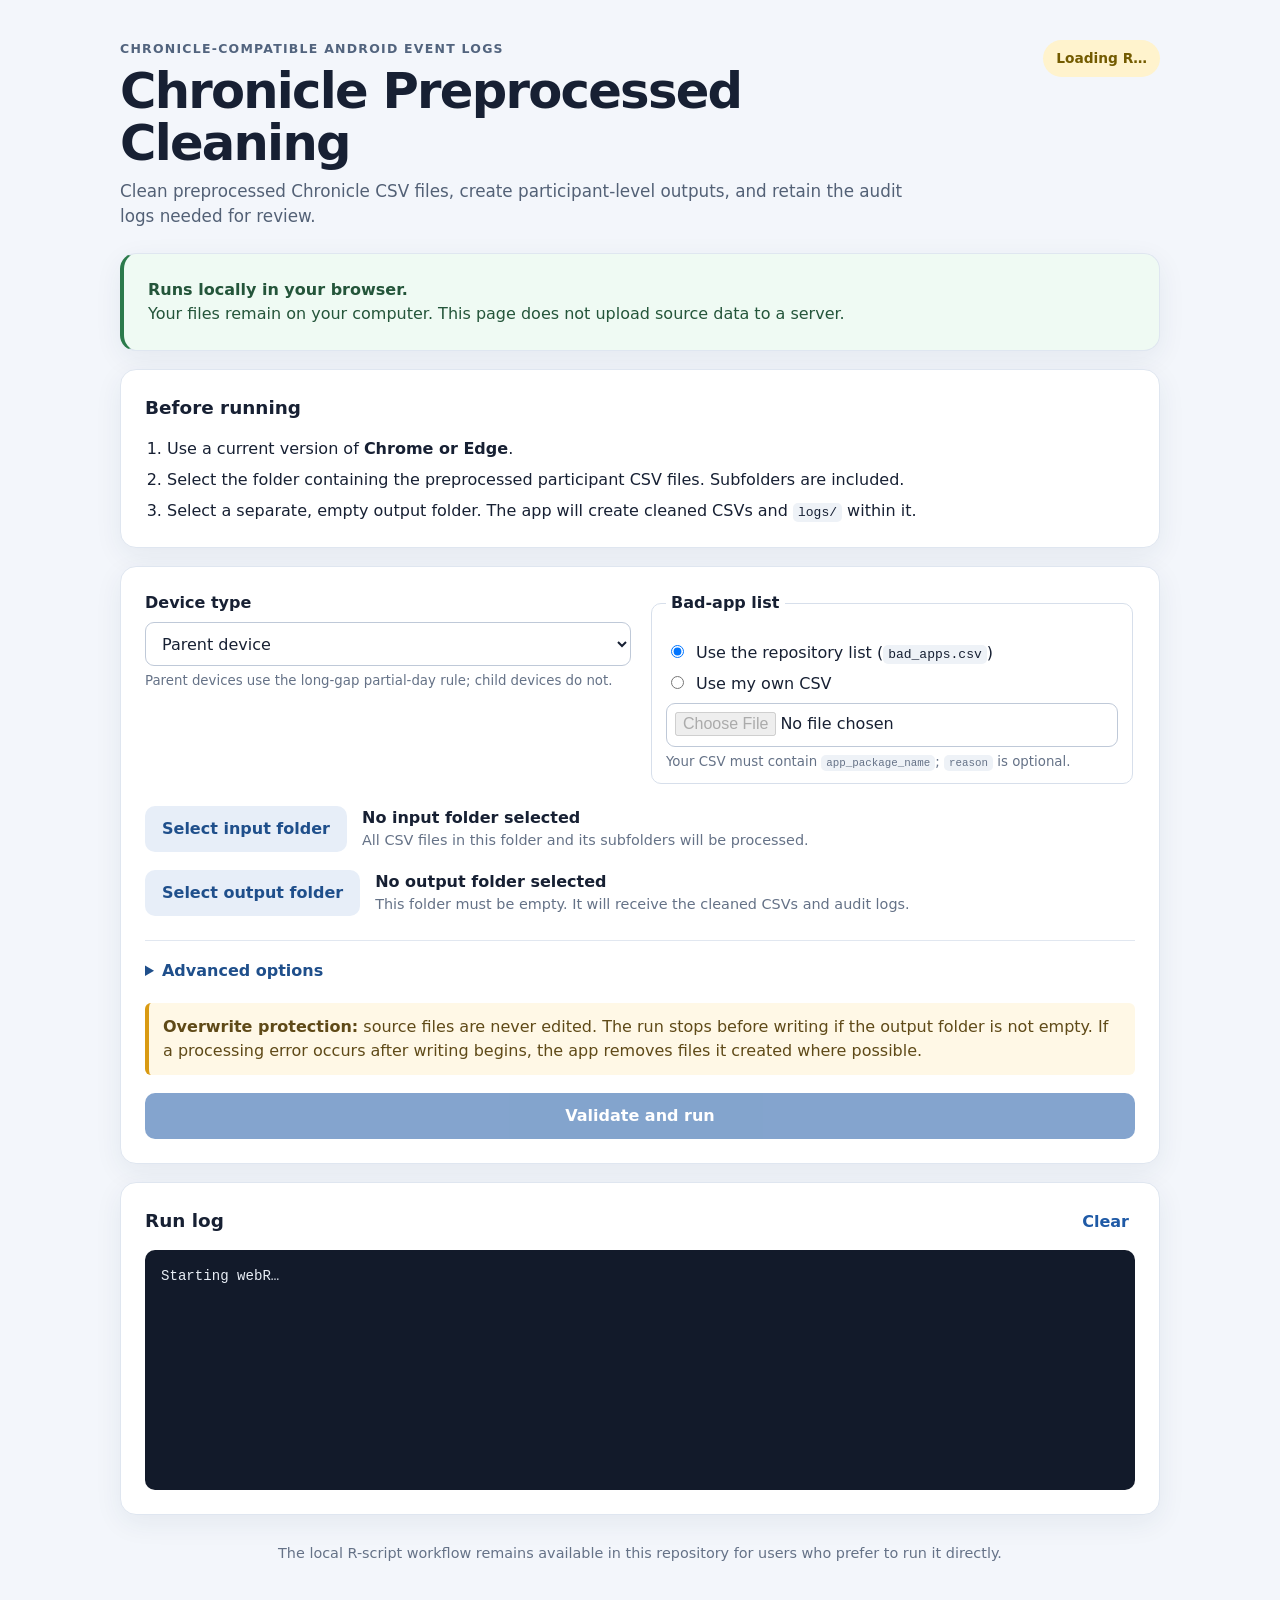
<file: index.html>
<!doctype html>
<html lang="en">
<head>
  <meta charset="utf-8">
  <meta name="viewport" content="width=device-width, initial-scale=1">
  <meta name="color-scheme" content="light">
  <title>Chronicle Preprocessed Cleaning</title>
  <link rel="stylesheet" href="web/styles.css">
</head>
<body>
  <main class="page-shell">
    <header class="hero">
      <div class="hero-copy">
        <p class="eyebrow">Chronicle-compatible Android event logs</p>
        <h1>Chronicle Preprocessed Cleaning</h1>
        <p class="lede">
          Clean preprocessed Chronicle CSV files, create participant-level outputs, and retain the audit logs needed for review.
        </p>
      </div>
      <div id="statusBadge" class="status-badge status-loading">Loading R…</div>
    </header>

    <section class="card privacy-note">
      <div>
        <strong>Runs locally in your browser.</strong>
        <p>Your files remain on your computer. This page does not upload source data to a server.</p>
      </div>
    </section>

    <section class="card instructions">
      <h2>Before running</h2>
      <ol>
        <li>Use a current version of <strong>Chrome or Edge</strong>.</li>
        <li>Select the folder containing the preprocessed participant CSV files. Subfolders are included.</li>
        <li>Select a separate, empty output folder. The app will create cleaned CSVs and <code>logs/</code> within it.</li>
      </ol>
    </section>

    <section class="card controls-card">
      <div class="control-grid">
        <label>
          <span>Device type</span>
          <select id="deviceType">
            <option value="parent" selected>Parent device</option>
            <option value="child">Child device</option>
          </select>
          <small>Parent devices use the long-gap partial-day rule; child devices do not.</small>
        </label>

        <fieldset class="bad-apps-choice">
          <legend>Bad-app list</legend>
          <label class="radio-label">
            <input type="radio" name="badAppsSource" value="repository" checked>
            <span>Use the repository list (<code>bad_apps.csv</code>)</span>
          </label>
          <label class="radio-label">
            <input type="radio" name="badAppsSource" value="custom">
            <span>Use my own CSV</span>
          </label>
          <input id="customBadApps" type="file" accept=".csv,text/csv" disabled>
          <small>Your CSV must contain <code>app_package_name</code>; <code>reason</code> is optional.</small>
        </fieldset>
      </div>

      <div class="folder-row">
        <button id="selectInputFolder" class="button button-secondary" type="button">Select input folder</button>
        <div>
          <div id="inputFolderName" class="folder-name">No input folder selected</div>
          <div class="hint">All CSV files in this folder and its subfolders will be processed.</div>
        </div>
      </div>

      <div class="folder-row">
        <button id="selectOutputFolder" class="button button-secondary" type="button">Select output folder</button>
        <div>
          <div id="outputFolderName" class="folder-name">No output folder selected</div>
          <div class="hint">This folder must be empty. It will receive the cleaned CSVs and audit logs.</div>
        </div>
      </div>

      <details class="advanced-settings">
        <summary>Advanced options</summary>
        <p>These settings use the current script defaults. Change them only when your cleaning plan requires it.</p>

        <div class="control-grid control-grid-three">
          <label>
            <span>Duration-bearing interaction types</span>
            <input id="durationTypes" type="text" value="App Usage, Session, Glance">
          </label>
          <label>
            <span>Collapse interaction types</span>
            <input id="collapseTypes" type="text" value="App Usage">
          </label>
          <label>
            <span>Session gap (seconds)</span>
            <input id="sessionGapSecs" type="number" min="0" step="1" value="1">
          </label>
          <label>
            <span>Bad-app maximum (minutes)</span>
            <input id="maxBadAppMins" type="number" min="0" step="0.1" value="10">
          </label>
          <label>
            <span>Long-event review threshold (hours)</span>
            <input id="long3hHours" type="number" min="0" step="0.1" value="3">
          </label>
          <label>
            <span>Long-event action threshold (hours)</span>
            <input id="long6hHours" type="number" min="0" step="0.1" value="6">
          </label>
          <label>
            <span>Long data-gap threshold (hours)</span>
            <input id="longGapHours" type="number" min="0" step="0.1" value="12">
          </label>
          <label>
            <span>Long-event action</span>
            <select id="longEventAction">
              <option value="none">Keep and log</option>
              <option value="truncate_to_bad_app" selected>Truncate to bad-app maximum</option>
              <option value="truncate_to_6h">Truncate to 6 hours</option>
              <option value="drop">Drop the event</option>
            </select>
          </label>
          <label>
            <span>Apply long-event action to</span>
            <select id="longEventScope">
              <option value="all" selected>All duration-bearing rows</option>
              <option value="app_usage_only">App Usage only</option>
            </select>
          </label>
        </div>
      </details>

      <div class="safety-note">
        <strong>Overwrite protection:</strong> source files are never edited. The run stops before writing if the output folder is not empty. If a processing error occurs after writing begins, the app removes files it created where possible.
      </div>

      <button id="runButton" class="button button-primary" type="button" disabled>Validate and run</button>
    </section>

    <section class="card log-card">
      <div class="log-heading">
        <h2>Run log</h2>
        <button id="clearLog" class="text-button" type="button">Clear</button>
      </div>
      <pre id="log" aria-live="polite">Starting webR…</pre>
    </section>

    <footer class="site-footer">
      The local R-script workflow remains available in this repository for users who prefer to run it directly.
    </footer>
  </main>

  <script type="module" src="web/app.js"></script>
</body>
</html>
</file>
<file: web/styles.css>
:root {
  font-family: Inter, ui-sans-serif, system-ui, -apple-system, BlinkMacSystemFont, "Segoe UI", sans-serif;
  color: #172033;
  background: #f3f6fb;
  line-height: 1.5;
  font-synthesis: none;
}

* { box-sizing: border-box; }
body { margin: 0; }
button, select, input { font: inherit; }

.page-shell { width: min(1040px, calc(100% - 32px)); margin: 40px auto 72px; }
.hero { display: flex; justify-content: space-between; gap: 24px; align-items: flex-start; margin-bottom: 24px; }
.hero-copy { max-width: 790px; }
.eyebrow { margin: 0 0 6px; font-size: .78rem; font-weight: 750; letter-spacing: .1em; text-transform: uppercase; color: #52647e; }
h1, h2 { margin-top: 0; }
h1 { margin-bottom: 10px; font-size: clamp(2rem, 4vw, 3.1rem); line-height: 1.05; letter-spacing: -.035em; }
h2 { font-size: 1.15rem; }
.lede { margin: 0; color: #536176; font-size: 1.05rem; }

.status-badge { flex: 0 0 auto; border-radius: 999px; padding: 8px 13px; font-size: .86rem; font-weight: 700; white-space: nowrap; }
.status-loading { background: #fff3cd; color: #735b00; }
.status-ready, .status-success { background: #dff6e8; color: #175c34; }
.status-running { background: #dbeafe; color: #1e4f91; }
.status-error { background: #fee2e2; color: #991b1b; }

.card { background: #fff; border: 1px solid #dfe6f0; border-radius: 16px; box-shadow: 0 8px 28px rgba(32, 51, 83, .07); padding: 24px; margin-bottom: 18px; }
.privacy-note { display: flex; gap: 12px; align-items: flex-start; border-left: 4px solid #2b7a4b; background: #effaf3; color: #24553a; }
.privacy-note p { margin: 0; }
.instructions ol { margin: 0; padding-left: 22px; }
.instructions li + li { margin-top: 7px; }
code { background: #eef2f7; border-radius: 5px; padding: 2px 5px; overflow-wrap: anywhere; }

.control-grid { display: grid; grid-template-columns: repeat(2, minmax(0, 1fr)); gap: 18px; margin-bottom: 22px; }
.control-grid-three { grid-template-columns: repeat(3, minmax(0, 1fr)); }
label > span, legend { display: block; font-weight: 700; margin-bottom: 7px; }
select, input[type="number"], input[type="text"], input[type="file"] { width: 100%; min-height: 44px; border: 1px solid #bfc9d8; border-radius: 9px; padding: 8px 12px; background: #fff; color: #172033; }
input[type="file"] { padding: 8px; }
small { display: block; margin-top: 6px; color: #657287; font-weight: 400; line-height: 1.35; }

.bad-apps-choice { border: 1px solid #d7dfeb; border-radius: 10px; padding: 12px 14px; min-width: 0; }
.bad-apps-choice legend { padding: 0 5px; }
.radio-label { display: flex; gap: 9px; align-items: flex-start; margin: 7px 0; cursor: pointer; }
.radio-label span { margin: 0; font-weight: 500; }
.radio-label input { margin-top: 4px; }

.folder-row { display: flex; gap: 15px; align-items: center; margin-bottom: 18px; }
.folder-name { font-weight: 750; }
.hint { color: #657287; font-size: .9rem; }
.advanced-settings { border-top: 1px solid #e1e7f0; margin: 24px 0 20px; padding-top: 18px; }
.advanced-settings summary { cursor: pointer; color: #1f4f8b; font-weight: 750; }
.advanced-settings > p { color: #59677b; font-size: .93rem; }
.advanced-settings .control-grid { margin-bottom: 0; }

.button { display: inline-flex; justify-content: center; align-items: center; border: 0; border-radius: 10px; padding: 11px 17px; font-weight: 750; cursor: pointer; text-decoration: none; }
.button:disabled { cursor: not-allowed; opacity: .55; }
.button-primary { width: 100%; background: #1f5aa6; color: #fff; margin-top: 18px; }
.button-primary:not(:disabled):hover { background: #174983; }
.button-secondary { background: #e7eef8; color: #1f4f8b; white-space: nowrap; }
.button-secondary:hover { background: #d9e5f5; }
.safety-note { border-left: 4px solid #d99a12; background: #fff8e6; border-radius: 6px; padding: 12px 14px; color: #5f4a18; }
.log-heading { display: flex; justify-content: space-between; align-items: baseline; }
.text-button { border: 0; background: none; color: #1f5aa6; cursor: pointer; font-weight: 700; }
pre { min-height: 240px; max-height: 520px; overflow: auto; margin: 0; padding: 16px; border-radius: 10px; background: #121a2a; color: #e8edf5; font-family: "Cascadia Code", "SFMono-Regular", Consolas, monospace; font-size: .88rem; white-space: pre-wrap; overflow-wrap: anywhere; }
.site-footer { margin-top: 28px; color: #657287; font-size: .9rem; text-align: center; }

@media (max-width: 760px) {
  .page-shell { width: min(100% - 20px, 1040px); margin-top: 22px; }
  .hero, .folder-row { align-items: flex-start; flex-direction: column; }
  .control-grid, .control-grid-three { grid-template-columns: 1fr; }
  .button-secondary { width: 100%; }
}
</file>
